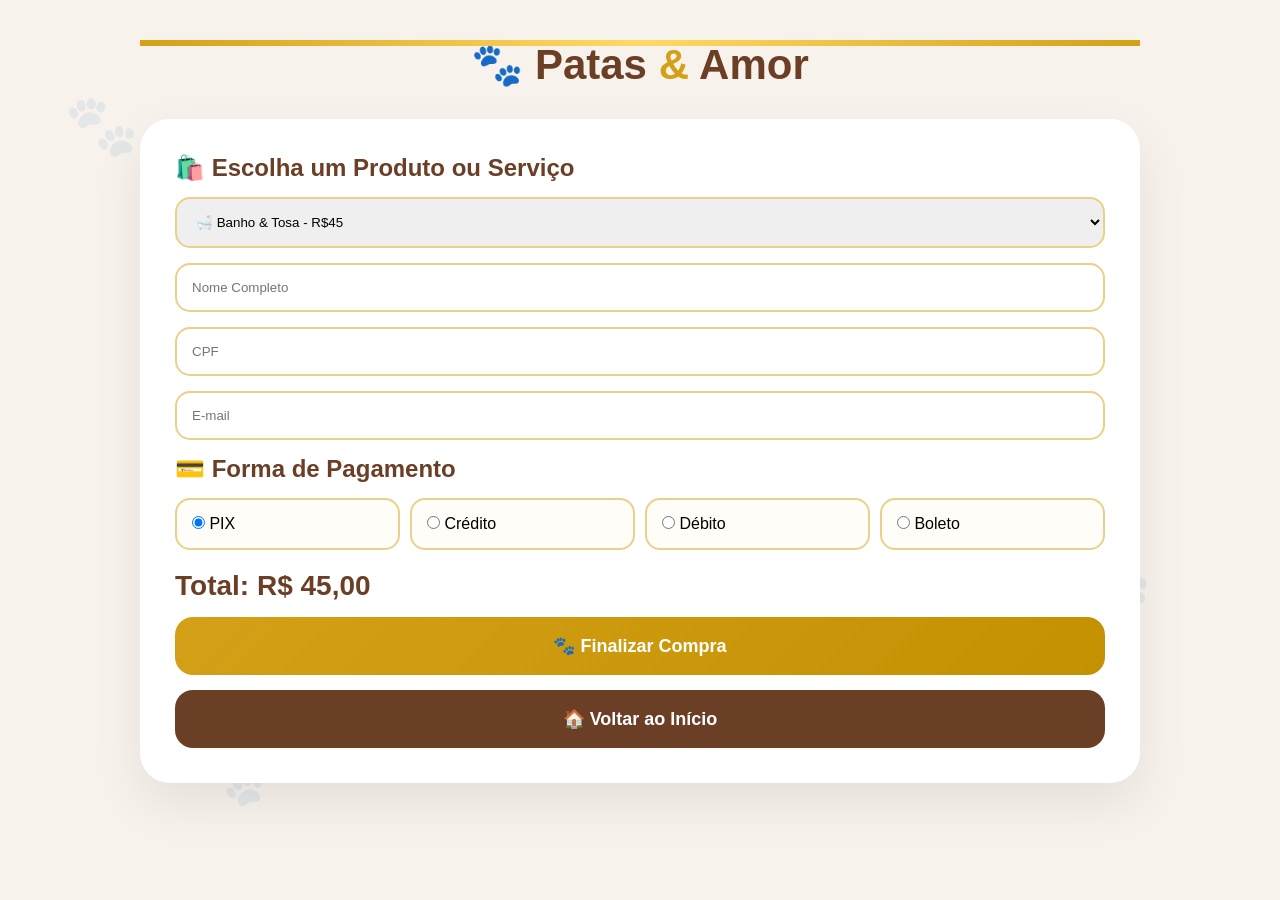
<file: checkout.html>
<!DOCTYPE html>
<html lang="en">
<head>
    <meta charset="UTF-8">
    <meta name="viewport" content="width=device-width, initial-scale=1.0">
    <title>Document</title>
</head>
<body>
    <!DOCTYPE html>
<html lang="pt-BR">
<head>
<meta charset="UTF-8">
<meta name="viewport" content="width=device-width, initial-scale=1.0">
<title>Patas & Amor - Checkout</title>

<link rel="stylesheet" href="https://cdnjs.cloudflare.com/ajax/libs/font-awesome/6.5.0/css/all.min.css">

<style>

:root{
--marrom:#6B3E26;
--dourado:#D4A017;
--creme:#F7F2EB;
}

*{
margin:0;
padding:0;
box-sizing:border-box;
font-family:'Segoe UI',sans-serif;
}

body{
background:var(--creme);
min-height:100vh;
padding:40px 20px;
overflow-x:hidden;
}

.paw{
position:fixed;
font-size:60px;
opacity:.08;
animation:flutuar 8s infinite ease-in-out;
z-index:0;
}

.p1{top:10%;left:5%;}
.p2{top:60%;right:10%;}
.p3{bottom:10%;left:15%;}

@keyframes flutuar{
0%,100%{transform:translateY(0);}
50%{transform:translateY(-20px);}
}

.container{
max-width:1000px;
margin:auto;
position:relative;
z-index:2;
}

.logo{
text-align:center;
margin-bottom:30px;
}

.logo h1{
font-size:42px;
color:var(--marrom);
}

.logo span{
color:var(--dourado);
}

.card{
background:white;
border-radius:30px;
padding:35px;
box-shadow:0 20px 50px rgba(0,0,0,.08);
margin-bottom:25px;
}

.card::before{
content:'';
position:absolute;
left:0;
right:0;
height:6px;
background:linear-gradient(90deg,var(--dourado),#ffd966,var(--dourado));
top:0;
}

h2{
color:var(--marrom);
margin-bottom:15px;
}

.input,
select{
width:100%;
padding:15px;
border:2px solid #ead08a;
border-radius:15px;
margin-bottom:15px;
}

.produto{
padding:15px;
border:2px solid #ead08a;
border-radius:15px;
margin-bottom:10px;
display:flex;
justify-content:space-between;
}

.total{
font-size:28px;
font-weight:bold;
color:var(--marrom);
margin-top:20px;
}

.pagamentos{
display:grid;
grid-template-columns:repeat(auto-fit,minmax(200px,1fr));
gap:10px;
margin-top:15px;
}

.pagamentos label{
padding:15px;
border-radius:15px;
border:2px solid #ead08a;
background:#fffdf8;
cursor:pointer;
}

.btn{
width:100%;
padding:18px;
border:none;
border-radius:18px;
cursor:pointer;
font-size:18px;
font-weight:600;
margin-top:15px;
transition:.3s;
}

.btn-principal{
background:linear-gradient(135deg,var(--dourado),#c49102);
color:white;
}

.btn-secundario{
background:var(--marrom);
color:white;
}

.btn:hover{
transform:translateY(-3px);
}

#sucesso,
#rastreamento{
display:none;
text-align:center;
}

.check{
font-size:90px;
color:var(--dourado);
margin-bottom:20px;
}

.status{
display:grid;
grid-template-columns:repeat(auto-fit,minmax(180px,1fr));
gap:10px;
margin-top:20px;
}

.etapa{
padding:15px;
background:#fff8e5;
border-radius:15px;
border:2px solid #ead08a;
}

.ativa{
border:2px solid var(--dourado);
font-weight:bold;
}

.rota{
margin-top:20px;
padding:20px;
background:#fffdf8;
border-radius:15px;
border:2px solid #ead08a;
}

</style>
</head>
<body>

<div class="paw p1">🐾</div>
<div class="paw p2">🐾</div>
<div class="paw p3">🐾</div>

<div class="container">

<div class="logo">
<h1>🐾 Patas <span>&</span> Amor</h1>
</div>

<div class="card" id="checkout">

<h2>🛍️ Escolha um Produto ou Serviço</h2>

<select id="produto" onchange="atualizarPreco()">

<option value="45">🛁 Banho & Tosa - R$45</option>
<option value="80">🩺 Consulta Veterinária - R$80</option>
<option value="60">✂️ Estética Pet - R$60</option>
<option value="70">🏨 Hotel Pet - R$70</option>
<option value="120">🎓 Adestramento - R$120</option>
<option value="25">🚗 Pet Taxi - R$25</option>

<option value="89.90">🥩 Ração Premium Golden - R$89,90</option>
<option value="34.90">🧴 Shampoo Neutro Biovet - R$34,90</option>
<option value="59.90">🦮 Coleira Couro Premium - R$59,90</option>
<option value="22.90">🐟 Petisco Natural Salmão - R$22,90</option>
<option value="44.90">🧸 Brinquedo Interativo Kong - R$44,90</option>
<option value="19.90">🪥 Kit Escova Dental Pet - R$19,90</option>

</select>

<input class="input" placeholder="Nome Completo">
<input class="input" placeholder="CPF">
<input class="input" placeholder="E-mail">

<h2>💳 Forma de Pagamento</h2>

<div class="pagamentos">
<label><input type="radio" name="pag" checked> PIX</label>
<label><input type="radio" name="pag"> Crédito</label>
<label><input type="radio" name="pag"> Débito</label>
<label><input type="radio" name="pag"> Boleto</label>
</div>

<div class="total" id="total">
Total: R$45,00
</div>

<button class="btn btn-principal" onclick="finalizarCompra()">
🐾 Finalizar Compra
</button>

<button class="btn btn-secundario"
onclick="window.location.href='index.html'">
🏠 Voltar ao Início
</button>

</div>

<div class="card" id="sucesso">

<div class="check">✅</div>

<h2>Pagamento Concluído!</h2>

<p id="pedido"></p>

<button class="btn btn-principal"
onclick="abrirRastreamento()">
📦 Ver Rastreamento
</button>

<button class="btn btn-secundario"
onclick="window.location.href='index.html'">
🏠 Voltar ao Início
</button>

</div>

<div class="card" id="rastreamento">

<h2>🚚 Rastreamento do Pedido</h2>

<div class="status">

<div class="etapa ativa">
📦 Pedido Confirmado
</div>

<div class="etapa ativa">
🏪 Em Separação
</div>

<div class="etapa ativa">
🚚 Em Transporte
</div>

<div class="etapa">
🏠 Entregue
</div>

</div>

<div class="rota">

<strong>Origem:</strong><br>
Centro Logístico Patas & Amor<br>
Rua das Flores, 142<br>
João Pessoa - PB

<br><br>

<strong>Destino:</strong><br>
Rua dos Girassóis, 120<br>
Bairro Jardim Pet<br>
João Pessoa - PB

</div>

<button class="btn btn-secundario"
onclick="window.location.href='index.html'">
🏠 Voltar ao Início
</button>

</div>

</div>

<script>

function atualizarPreco(){

const valor =
document.getElementById("produto").value;

document.getElementById("total").innerHTML =
"Total: R$ " +
Number(valor)
.toFixed(2)
.replace(".",",");

}

function finalizarCompra(){

const numero =
"#PA-" +
Math.floor(
100000 + Math.random()*900000
);

document.getElementById("pedido").innerHTML =
"<strong>Pedido " + numero + "</strong>";

document.getElementById("checkout").style.display="none";
document.getElementById("sucesso").style.display="block";

}

function abrirRastreamento(){

document.getElementById("sucesso").style.display="none";
document.getElementById("rastreamento").style.display="block";

}

atualizarPreco();

</script>

</body>
</html>
</body>
</html>
</file>
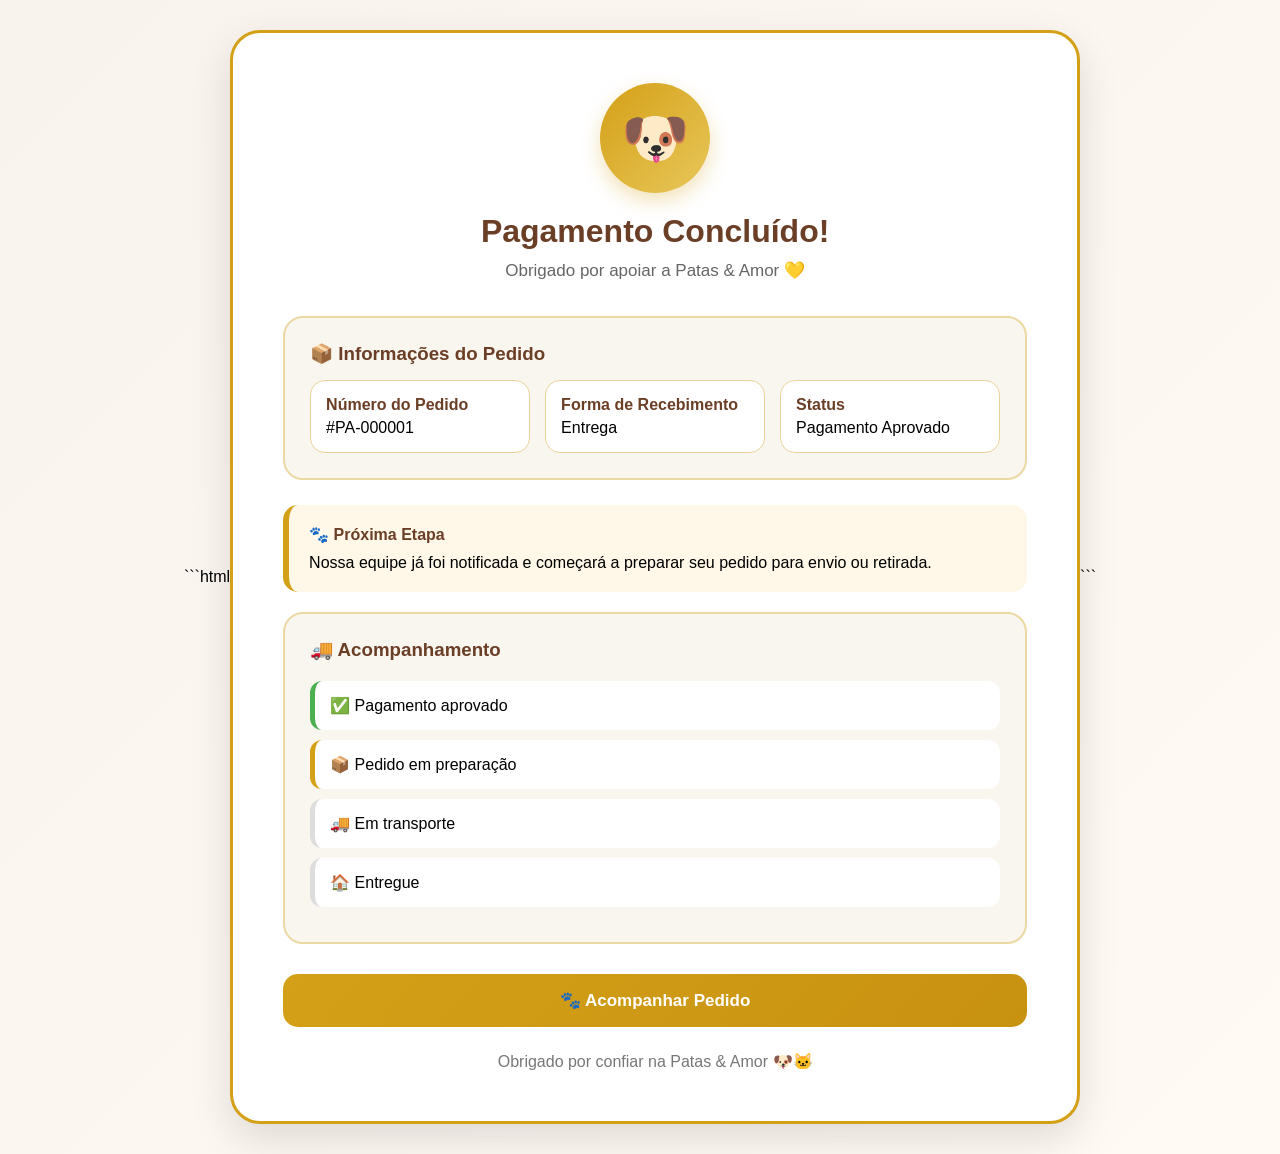
<file: checkoutpt2.html>
<!DOCTYPE html>
<html lang="en">
<head>
    <meta charset="UTF-8">
    <meta name="viewport" content="width=device-width, initial-scale=1.0">
    <title>Document</title>
</head>
<body>
    ```html
<!DOCTYPE html>
<html lang="pt-BR">
<head>
<meta charset="UTF-8">
<meta name="viewport" content="width=device-width, initial-scale=1.0">
<title>Pagamento Concluído | Patas & Amor</title>

<style>
:root{
    --marrom:#6B3E26;
    --marrom-claro:#8B5A3C;
    --dourado:#D4A017;
    --dourado-claro:#E8C75A;
    --creme:#F9F5EF;
    --branco:#FFFFFF;
}

*{
    margin:0;
    padding:0;
    box-sizing:border-box;
    font-family:'Segoe UI',sans-serif;
}

body{
    background:linear-gradient(
        135deg,
        #f8f3ec,
        #fffaf4
    );
    min-height:100vh;
    display:flex;
    justify-content:center;
    align-items:center;
    padding:30px;
    overflow-x:hidden;
}

/* Patinhas decorativas */
.paw{
    position:fixed;
    font-size:55px;
    opacity:.08;
    pointer-events:none;
}

.paw:nth-child(1){
    top:40px;
    left:40px;
}

.paw:nth-child(2){
    top:120px;
    right:60px;
}

.paw:nth-child(3){
    bottom:60px;
    left:70px;
}

.paw:nth-child(4){
    bottom:100px;
    right:40px;
}

.container{
    background:var(--branco);
    width:100%;
    max-width:850px;
    border-radius:30px;
    padding:50px;
    box-shadow:0 15px 40px rgba(0,0,0,.12);
    border:3px solid var(--dourado);
    position:relative;
}

.topo{
    text-align:center;
    margin-bottom:35px;
}

.icone{
    width:110px;
    height:110px;
    border-radius:50%;
    background:linear-gradient(
        135deg,
        var(--dourado),
        var(--dourado-claro)
    );
    display:flex;
    justify-content:center;
    align-items:center;
    margin:auto;
    font-size:55px;
    color:white;
    box-shadow:0 8px 20px rgba(212,160,23,.3);
}

h1{
    color:var(--marrom);
    margin-top:20px;
    margin-bottom:10px;
}

.subtitulo{
    color:#666;
    font-size:17px;
}

.card{
    background:var(--creme);
    border:2px solid #ecd8a2;
    border-radius:20px;
    padding:25px;
    margin-top:20px;
}

.card h3{
    color:var(--marrom);
    margin-bottom:15px;
}

.info{
    display:grid;
    grid-template-columns:repeat(auto-fit,minmax(220px,1fr));
    gap:15px;
}

.box{
    background:white;
    border-radius:15px;
    padding:15px;
    border:1px solid #ead39a;
}

.box strong{
    color:var(--marrom);
    display:block;
    margin-bottom:5px;
}

.status{
    background:#fff8e8;
    border-left:6px solid var(--dourado);
    border-radius:15px;
    padding:20px;
    margin-top:25px;
}

.status h4{
    color:var(--marrom);
    margin-bottom:10px;
}

.timeline{
    margin-top:20px;
}

.step{
    padding:15px;
    background:white;
    border-radius:12px;
    margin-bottom:10px;
    border-left:5px solid #ddd;
}

.done{
    border-left-color:#4CAF50;
}

.current{
    border-left-color:var(--dourado);
}

.btn{
    display:block;
    text-align:center;
    text-decoration:none;
    margin-top:30px;
    padding:16px;
    border-radius:15px;
    background:linear-gradient(
        135deg,
        var(--dourado),
        #c89211
    );
    color:white;
    font-weight:bold;
    font-size:17px;
    transition:.3s;
}

.btn:hover{
    transform:translateY(-2px);
}

.rodape{
    text-align:center;
    margin-top:25px;
    color:#777;
}
</style>
</head>
<body>

<div class="paw">🐾</div>
<div class="paw">🐾</div>
<div class="paw">🐾</div>
<div class="paw">🐾</div>

<div class="container">

    <div class="topo">
        <div class="icone">🐶</div>

        <h1>Pagamento Concluído!</h1>

        <p class="subtitulo">
            Obrigado por apoiar a Patas & Amor 💛
        </p>
    </div>

    <div class="card">

        <h3>📦 Informações do Pedido</h3>

        <div class="info">

            <div class="box">
                <strong>Número do Pedido</strong>
                <span id="pedido">#PA-000001</span>
            </div>

            <div class="box">
                <strong>Forma de Recebimento</strong>
                <span id="recebimento">Entrega</span>
            </div>

            <div class="box">
                <strong>Status</strong>
                <span>Pagamento Aprovado</span>
            </div>

        </div>

    </div>

    <div class="status">

        <h4>🐾 Próxima Etapa</h4>

        <p>
            Nossa equipe já foi notificada e começará a preparar
            seu pedido para envio ou retirada.
        </p>

    </div>

    <div class="card">

        <h3>🚚 Acompanhamento</h3>

        <div class="timeline">

            <div class="step done">
                ✅ Pagamento aprovado
            </div>

            <div class="step current">
                📦 Pedido em preparação
            </div>

            <div class="step">
                🚚 Em transporte
            </div>

            <div class="step">
                🏠 Entregue
            </div>

        </div>

    </div>

    <a href="rastreamento.html" class="btn">
        🐾 Acompanhar Pedido
    </a>

    <div class="rodape">
        Obrigado por confiar na Patas & Amor 🐶🐱
    </div>

</div>

<script>
const pedidoSalvo =
localStorage.getItem("numeroPedido");

if(pedidoSalvo){
    document.getElementById("pedido")
    .textContent = pedidoSalvo;
}

const forma =
localStorage.getItem("formaRecebimento");

if(forma === "retirada"){
    document.getElementById("recebimento")
    .textContent = "Retirada na Loja";
}
</script>

</body>
</html>
```

</body>
</html>
</file>
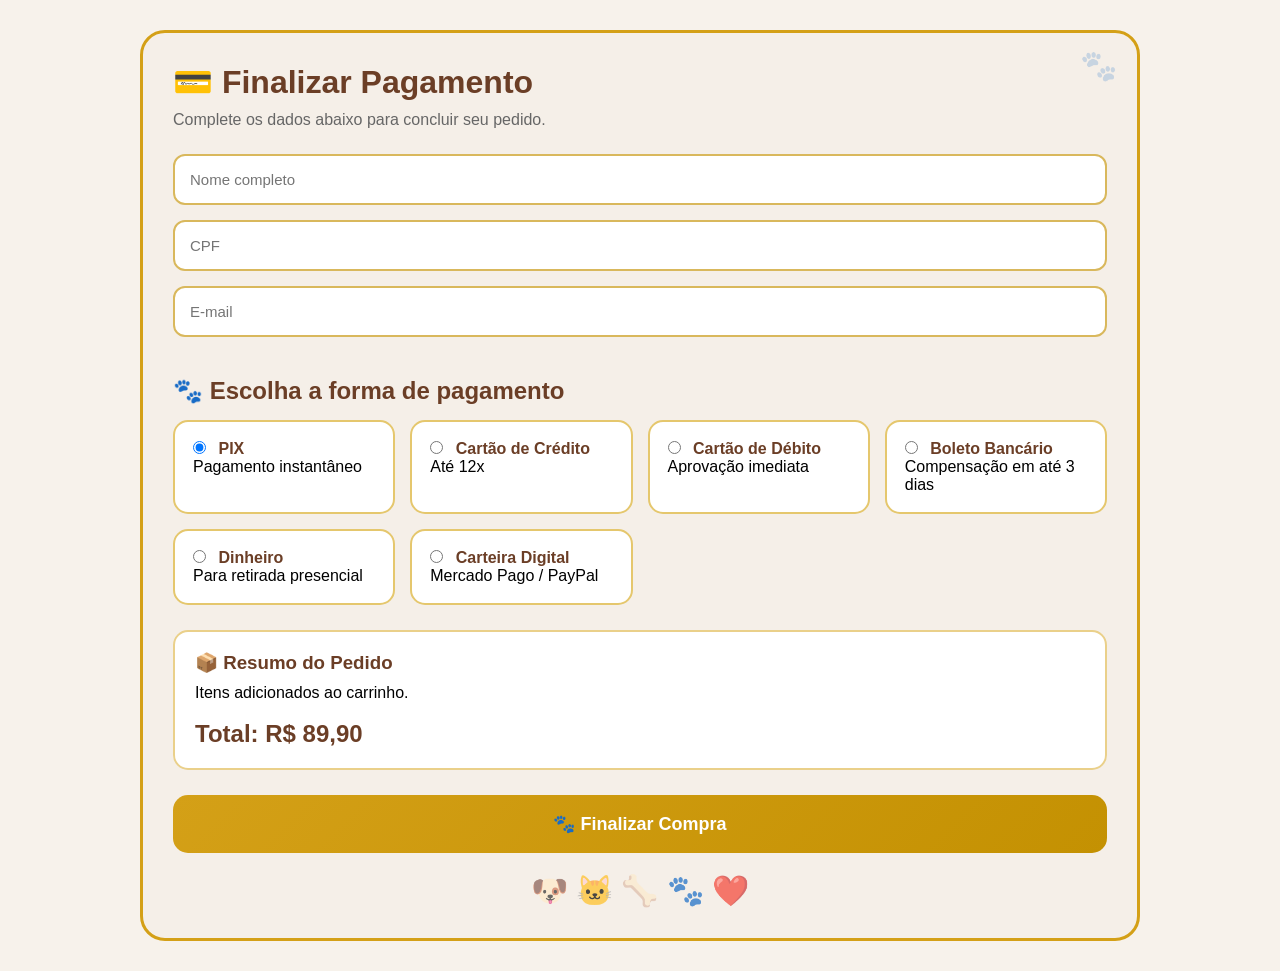
<file: checkoutpt3.html>
<!DOCTYPE html>
<html lang="en">
<head>
    <meta charset="UTF-8">
    <meta name="viewport" content="width=device-width, initial-scale=1.0">
    <title>Document</title>
</head>
<body>
    
<!DOCTYPE html>
<html lang="pt-BR">
<head>
<meta charset="UTF-8">
<meta name="viewport" content="width=device-width, initial-scale=1.0">
<title>Pagamento - Patas & Amor</title>

<style>
:root{
    --marrom:#6B3E26;
    --marrom-claro:#8B5A3C;
    --dourado:#D4A017;
    --dourado-hover:#C49102;
    --creme:#F7F2EB;
    --branco:#FFFFFF;
}

*{
    margin:0;
    padding:0;
    box-sizing:border-box;
    font-family:'Segoe UI',sans-serif;
}

body{
    background:var(--creme);
    min-height:100vh;
    padding:30px;
}

.container{
    max-width:1000px;
    margin:auto;
}

.card{
    background:#f5efe8;
    border:3px solid var(--dourado);
    border-radius:25px;
    padding:30px;
    position:relative;
}

.card::before{
    content:"🐾";
    position:absolute;
    top:15px;
    right:20px;
    font-size:30px;
    opacity:.2;
}

h1{
    color:var(--marrom);
    margin-bottom:10px;
}

.subtitulo{
    color:#666;
    margin-bottom:25px;
}

.input{
    width:100%;
    padding:15px;
    border:2px solid #d9b85c;
    border-radius:12px;
    margin-bottom:15px;
    font-size:15px;
}

.section-title{
    color:var(--marrom);
    margin:25px 0 15px;
}

.pagamento{
    display:grid;
    grid-template-columns:repeat(auto-fit,minmax(220px,1fr));
    gap:15px;
}

.opcao{
    background:white;
    border:2px solid #e5c76d;
    border-radius:15px;
    padding:18px;
    cursor:pointer;
    transition:.3s;
}

.opcao:hover{
    transform:translateY(-2px);
    border-color:var(--dourado);
}

.opcao input{
    margin-right:8px;
}

.opcao strong{
    color:var(--marrom);
}

.resumo{
    margin-top:25px;
    background:white;
    border-radius:15px;
    padding:20px;
    border:2px solid #ead08a;
}

.resumo h3{
    color:var(--marrom);
    margin-bottom:10px;
}

.total{
    font-size:24px;
    font-weight:bold;
    color:var(--marrom);
}

.btn{
    width:100%;
    margin-top:25px;
    padding:18px;
    border:none;
    border-radius:15px;
    background:linear-gradient(
        135deg,
        var(--dourado),
        var(--dourado-hover)
    );
    color:white;
    font-size:18px;
    font-weight:bold;
    cursor:pointer;
    transition:.3s;
}

.btn:hover{
    transform:translateY(-2px);
}

.pet-icons{
    text-align:center;
    font-size:30px;
    margin-top:20px;
    opacity:.7;
}
</style>
</head>
<body>

<div class="container">

    <div class="card">

        <h1>💳 Finalizar Pagamento</h1>

        <p class="subtitulo">
            Complete os dados abaixo para concluir seu pedido.
        </p>

        <input
            type="text"
            class="input"
            placeholder="Nome completo">

        <input
            type="text"
            class="input"
            placeholder="CPF">

        <input
            type="email"
            class="input"
            placeholder="E-mail">

        <h2 class="section-title">
            🐾 Escolha a forma de pagamento
        </h2>

        <div class="pagamento">

            <label class="opcao">
                <input type="radio" name="pagamento" checked>
                <strong>PIX</strong><br>
                Pagamento instantâneo
            </label>

            <label class="opcao">
                <input type="radio" name="pagamento">
                <strong>Cartão de Crédito</strong><br>
                Até 12x
            </label>

            <label class="opcao">
                <input type="radio" name="pagamento">
                <strong>Cartão de Débito</strong><br>
                Aprovação imediata
            </label>

            <label class="opcao">
                <input type="radio" name="pagamento">
                <strong>Boleto Bancário</strong><br>
                Compensação em até 3 dias
            </label>

            <label class="opcao">
                <input type="radio" name="pagamento">
                <strong>Dinheiro</strong><br>
                Para retirada presencial
            </label>

            <label class="opcao">
                <input type="radio" name="pagamento">
                <strong>Carteira Digital</strong><br>
                Mercado Pago / PayPal
            </label>

        </div>

        <div class="resumo">

            <h3>📦 Resumo do Pedido</h3>

            <p>Itens adicionados ao carrinho.</p>

            <br>

            <div class="total">
                Total: R$ 89,90
            </div>

        </div>

        <button
            class="btn"
            onclick="finalizarCompra()">

            🐾 Finalizar Compra

        </button>

        <div class="pet-icons">
            🐶 🐱 🦴 🐾 ❤️
        </div>

    </div>

</div>

<script>
function finalizarCompra(){

    const numeroPedido =
        "#PA-" +
        Math.floor(
            100000 + Math.random() * 900000
        );

    localStorage.setItem(
        "numeroPedido",
        numeroPedido
    );

    window.location.href =
        "pagamento-sucesso.html";
}
</script>

</body>
</html>


</body>
</html>
</file>
